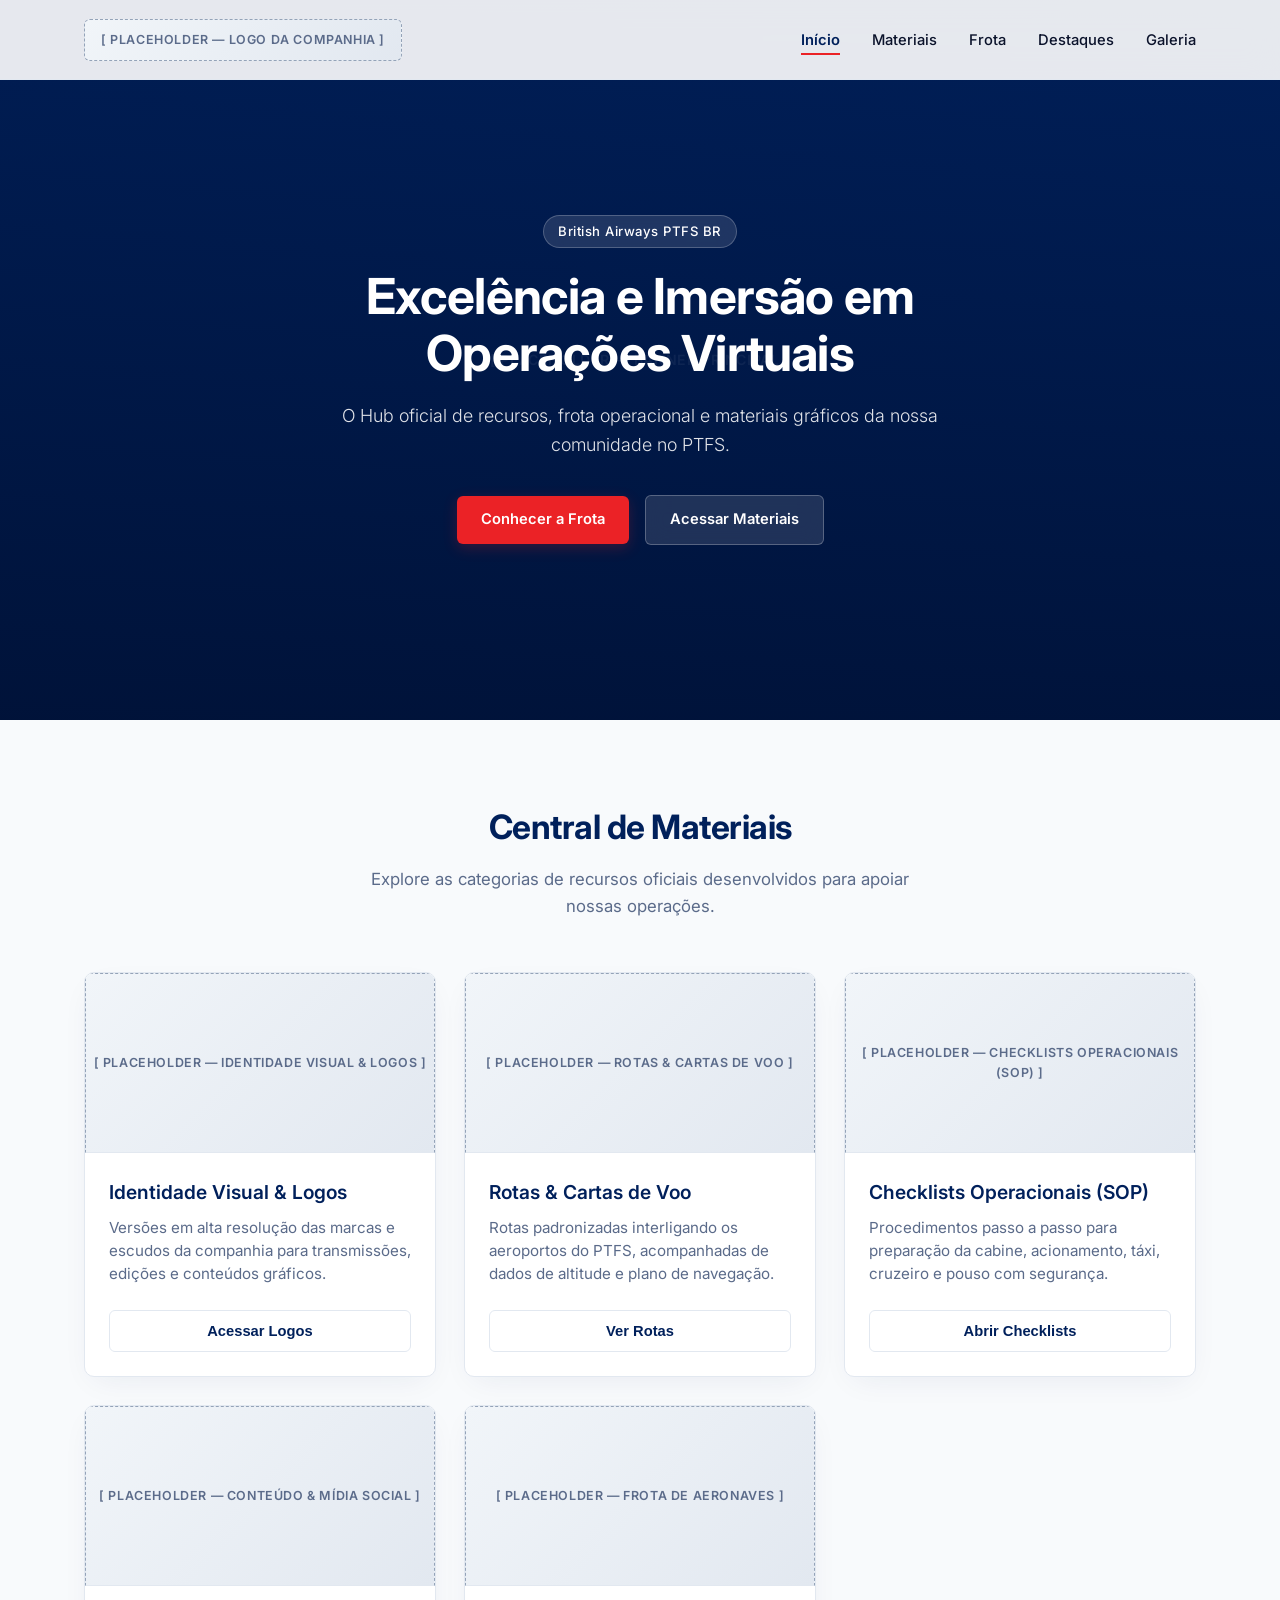
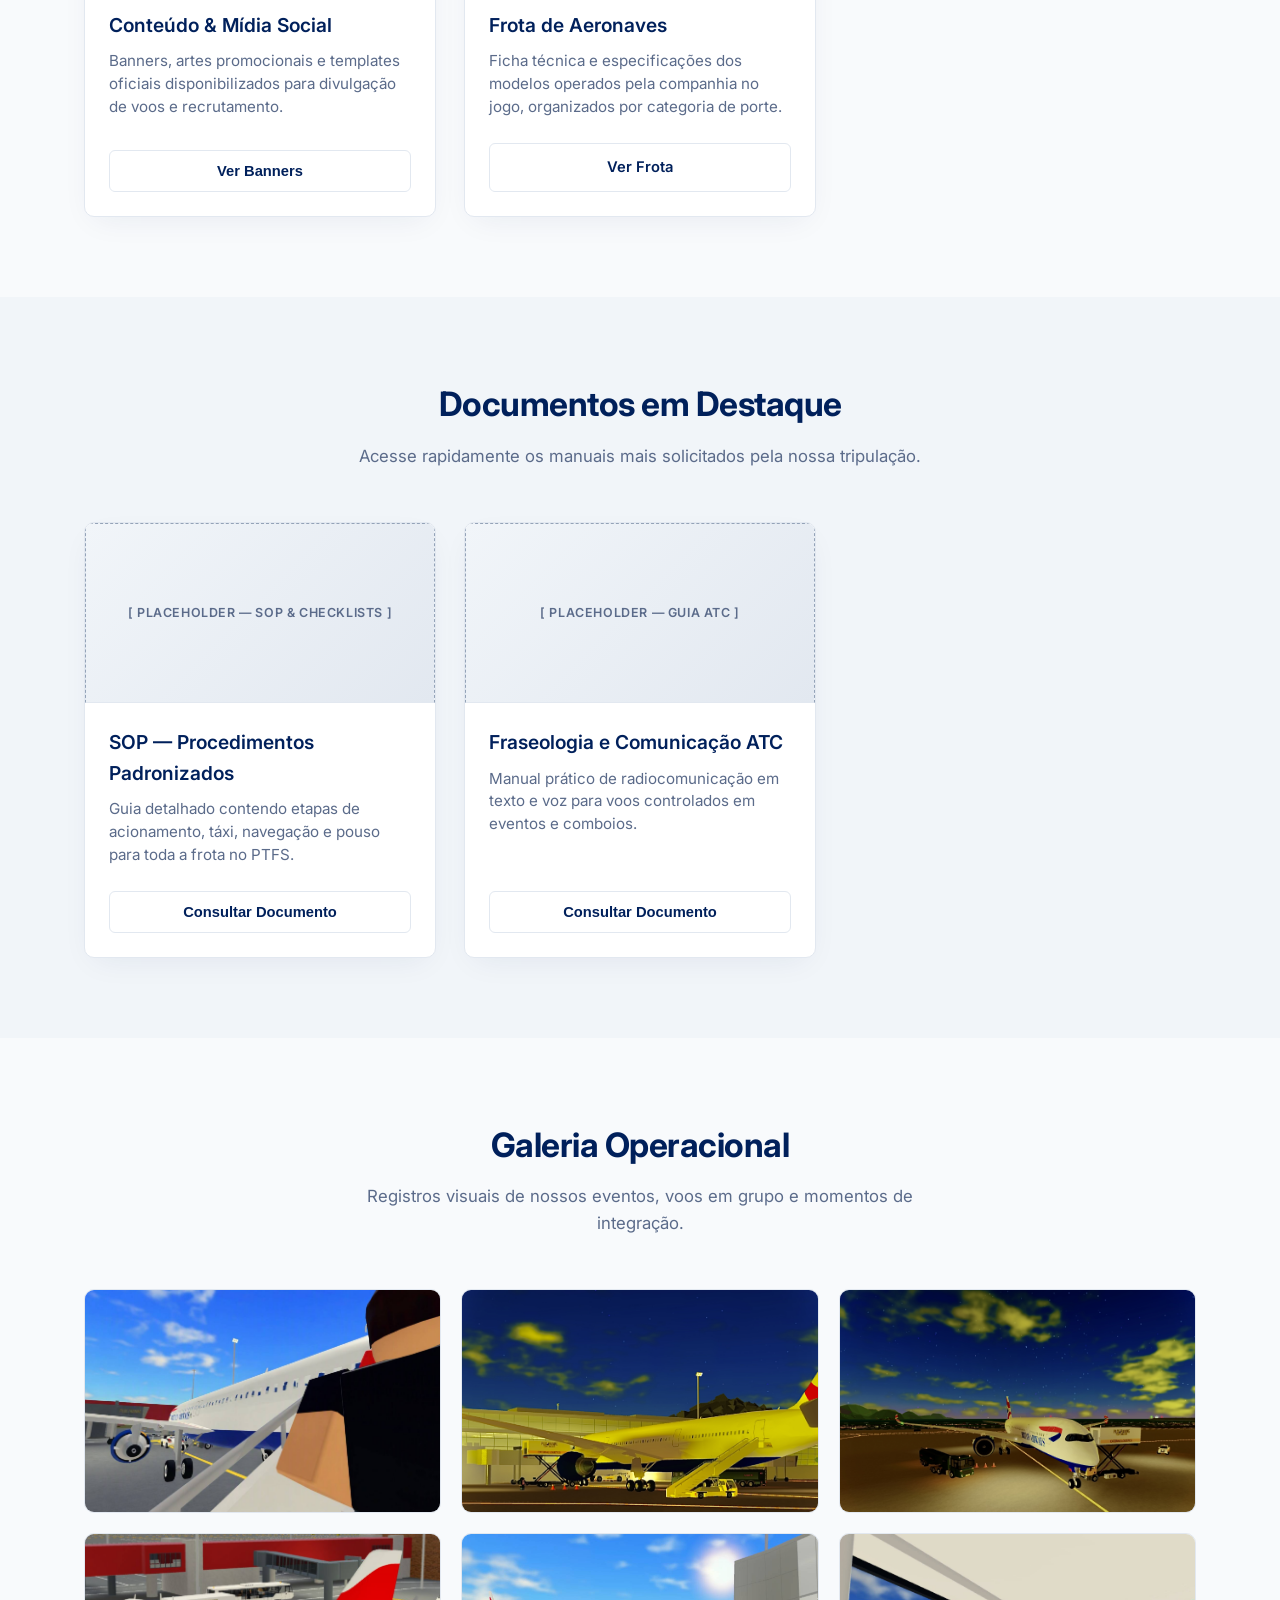
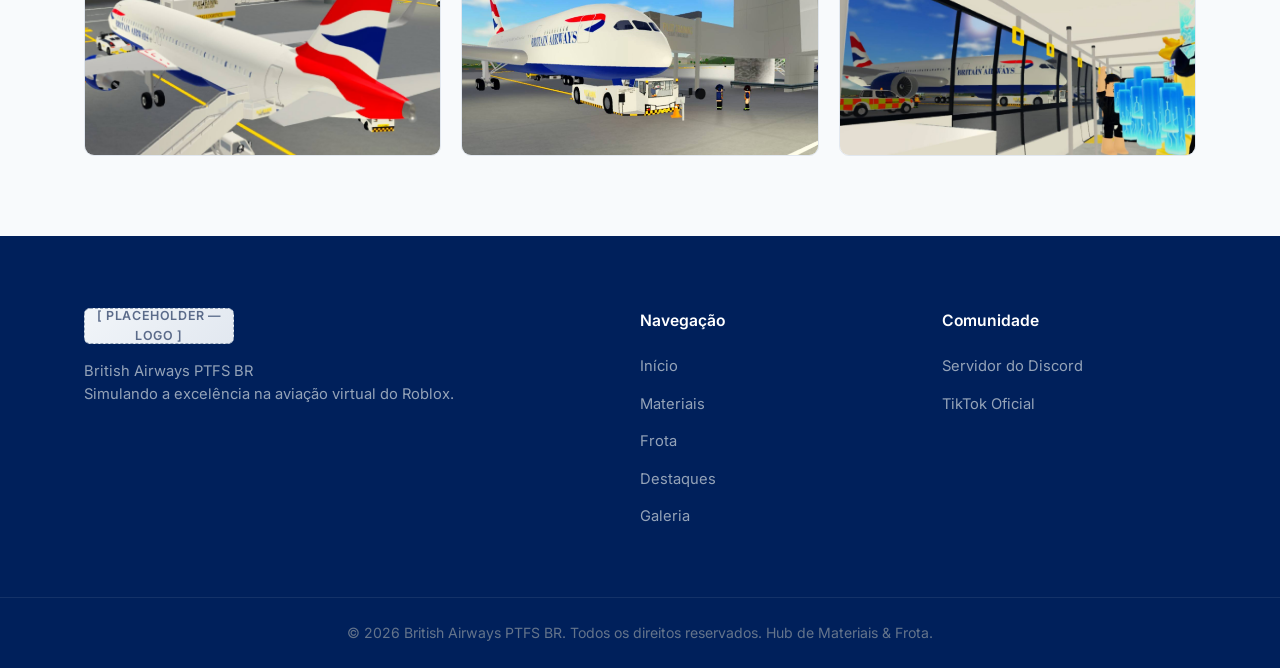
<file: index.html>
<!DOCTYPE html>
<html lang="pt-BR">
<head>
    <meta charset="UTF-8">
    <meta name="viewport" content="width=device-width, initial-scale=1.0, maximum-scale=5.0">
    <title>British Airways PTFS BR | Hub de Materiais</title>
    
    <!-- Fonte Inter -->
    <link rel="preconnect" href="https://fonts.googleapis.com">
    <link rel="preconnect" href="https://fonts.gstatic.com" crossorigin>
    <link href="https://fonts.googleapis.com/css2?family=Inter:wght@300;400;500;600;700&display=swap" rel="stylesheet">
    
    <!-- Estilos globais -->
    <link rel="stylesheet" href="css/style.css">
</head>
<body>

    <!-- Cabeçalho (Navegação Fixo) -->
    <header class="navbar" id="navbar">
        <div class="container nav-container">
            <a href="#inicio" class="logo-link" aria-label="Ir para o início">
                <div class="placeholder-logo">[ PLACEHOLDER — LOGO DA COMPANHIA ]</div>
            </a>
            
            <nav id="nav-menu" class="nav-menu">
                <ul>
                    <li><a href="#inicio" class="nav-link active">Início</a></li>
                    <li><a href="#materiais" class="nav-link">Materiais</a></li>
                    <li><a href="pages/fleet.html" class="nav-link btn-nav-anim">Frota</a></li>
                    <li><a href="#destaques" class="nav-link">Destaques</a></li>
                    <li><a href="#galeria" class="nav-link">Galeria</a></li>
                </ul>
            </nav>
            
            <button class="menu-toggle" id="menu-toggle" aria-label="Abrir menu de navegação">
                <span></span>
                <span></span>
                <span></span>
            </button>
        </div>
    </header>

    <!-- Seção Principal (Hero) -->
    <section id="inicio" class="hero">
        <div class="placeholder-hero-bg">[ PLACEHOLDER — BANNER PRINCIPAL ]</div>
        <div class="hero-overlay"></div>
        <div class="container hero-content reveal">
            <span class="hero-badge">British Airways PTFS BR</span>
            <h1>Excelência e Imersão em Operações Virtuais</h1>
            <p>O Hub oficial de recursos, frota operacional e materiais gráficos da nossa comunidade no PTFS.</p>
            <div class="hero-actions">
                <a href="pages/fleet.html" class="btn-primary btn-nav-anim">Conhecer a Frota</a>
                <a href="#materiais" class="btn-secondary btn-hero">Acessar Materiais</a>
            </div>
        </div>
    </section>

    <!-- Seção de Materiais -->
    <section id="materiais" class="section">
        <div class="container">
            <div class="section-header reveal">
                <h2>Central de Materiais</h2>
                <p>Explore as categorias de recursos oficiais desenvolvidos para apoiar nossas operações.</p>
            </div>
            
            <!-- Cards injetados via js/script.js -->
            <div class="grid-cards" id="materials-grid"></div>
        </div>
    </section>

    <!-- Seção de Destaques -->
    <section id="destaques" class="section bg-light">
        <div class="container">
            <div class="section-header reveal">
                <h2>Documentos em Destaque</h2>
                <p>Acesse rapidamente os manuais mais solicitados pela nossa tripulação.</p>
            </div>
            
            <div class="grid-cards highlights-grid">
                <!-- Destaque 1 -->
                <div class="card highlight-card reveal">
                    <div class="placeholder-card-img">[ PLACEHOLDER — SOP & CHECKLISTS ]</div>
                    <div class="card-body">
                        <h3>SOP — Procedimentos Padronizados</h3>
                        <p>Guia detalhado contendo etapas de acionamento, táxi, navegação e pouso para toda a frota no PTFS.</p>
                        <button type="button" class="btn-secondary btn-toast">Consultar Documento</button>
                    </div>
                </div>
                
                <!-- Destaque 2 -->
                <div class="card highlight-card reveal">
                    <div class="placeholder-card-img">[ PLACEHOLDER — GUIA ATC ]</div>
                    <div class="card-body">
                        <h3>Fraseologia e Comunicação ATC</h3>
                        <p>Manual prático de radiocomunicação em texto e voz para voos controlados em eventos e comboios.</p>
                        <button type="button" class="btn-secondary btn-toast">Consultar Documento</button>
                    </div>
                </div>
            </div>
        </div>
    </section>

    <!-- Seção de Galeria -->
    <section id="galeria" class="section">
        <div class="container">
            <div class="section-header reveal">
                <h2>Galeria Operacional</h2>
                <p>Registros visuais de nossos eventos, voos em grupo e momentos de integração.</p>
            </div>
            
            <div class="gallery-grid">
                <img src="assets/img/galeria-01.jpg" alt="Registro Operacional 1" class="gallery-img reveal">
                <img src="assets/img/galeria-02.jpg" alt="Registro Operacional 2" class="gallery-img reveal">
                <img src="assets/img/galeria-03.jpg" alt="Registro Operacional 3" class="gallery-img reveal">
                <img src="assets/img/galeria-04.jpg" alt="Registro Operacional 4" class="gallery-img reveal">
                <img src="assets/img/galeria-05.jpg" alt="Registro Operacional 5" class="gallery-img reveal">
                <img src="assets/img/galeria-06.jpg" alt="Registro Operacional 6" class="gallery-img reveal">
            </div>
        </div>
    </section>

    <!-- Rodapé -->
    <footer class="footer">
        <div class="container footer-grid">
            <div class="footer-brand">
                <div class="placeholder-logo-small">[ PLACEHOLDER — LOGO ]</div>
                <p>British Airways PTFS BR<br>Simulando a excelência na aviação virtual do Roblox.</p>
            </div>
            
            <div class="footer-links">
                <h4>Navegação</h4>
                <ul>
                    <li><a href="#inicio">Início</a></li>
                    <li><a href="#materiais">Materiais</a></li>
                    <li><a href="pages/fleet.html" class="btn-nav-anim">Frota</a></li>
                    <li><a href="#destaques">Destaques</a></li>
                    <li><a href="#galeria">Galeria</a></li>
                </ul>
            </div>
            
            <div class="footer-social">
                <h4>Comunidade</h4>
                <ul>
                    <li><a href="https://discord.gg/84JDVBz6Fz" target="_blank" rel="noopener noreferrer">Servidor do Discord</a></li>
                    <li><a href="https://www.tiktok.com/@british.airways.brptfs?_r=1&_t=ZS-9A9cebvQNyE" target="_blank" rel="noopener noreferrer">TikTok Oficial</a></li>
                </ul>
            </div>
        </div>
        
        <div class="footer-bottom">
            <div class="container">
                <p>&copy; 2026 British Airways PTFS BR. Todos os direitos reservados. Hub de Materiais & Frota.</p>
            </div>
        </div>
    </footer>

    <!-- Botão Voltar ao Topo -->
    <button type="button" class="back-to-top" id="back-to-top" aria-label="Voltar ao topo">&#8593;</button>

    <!-- Lógica de interação -->
    <script type="module" src="js/script.js"></script>
</body>
</html>
</file>
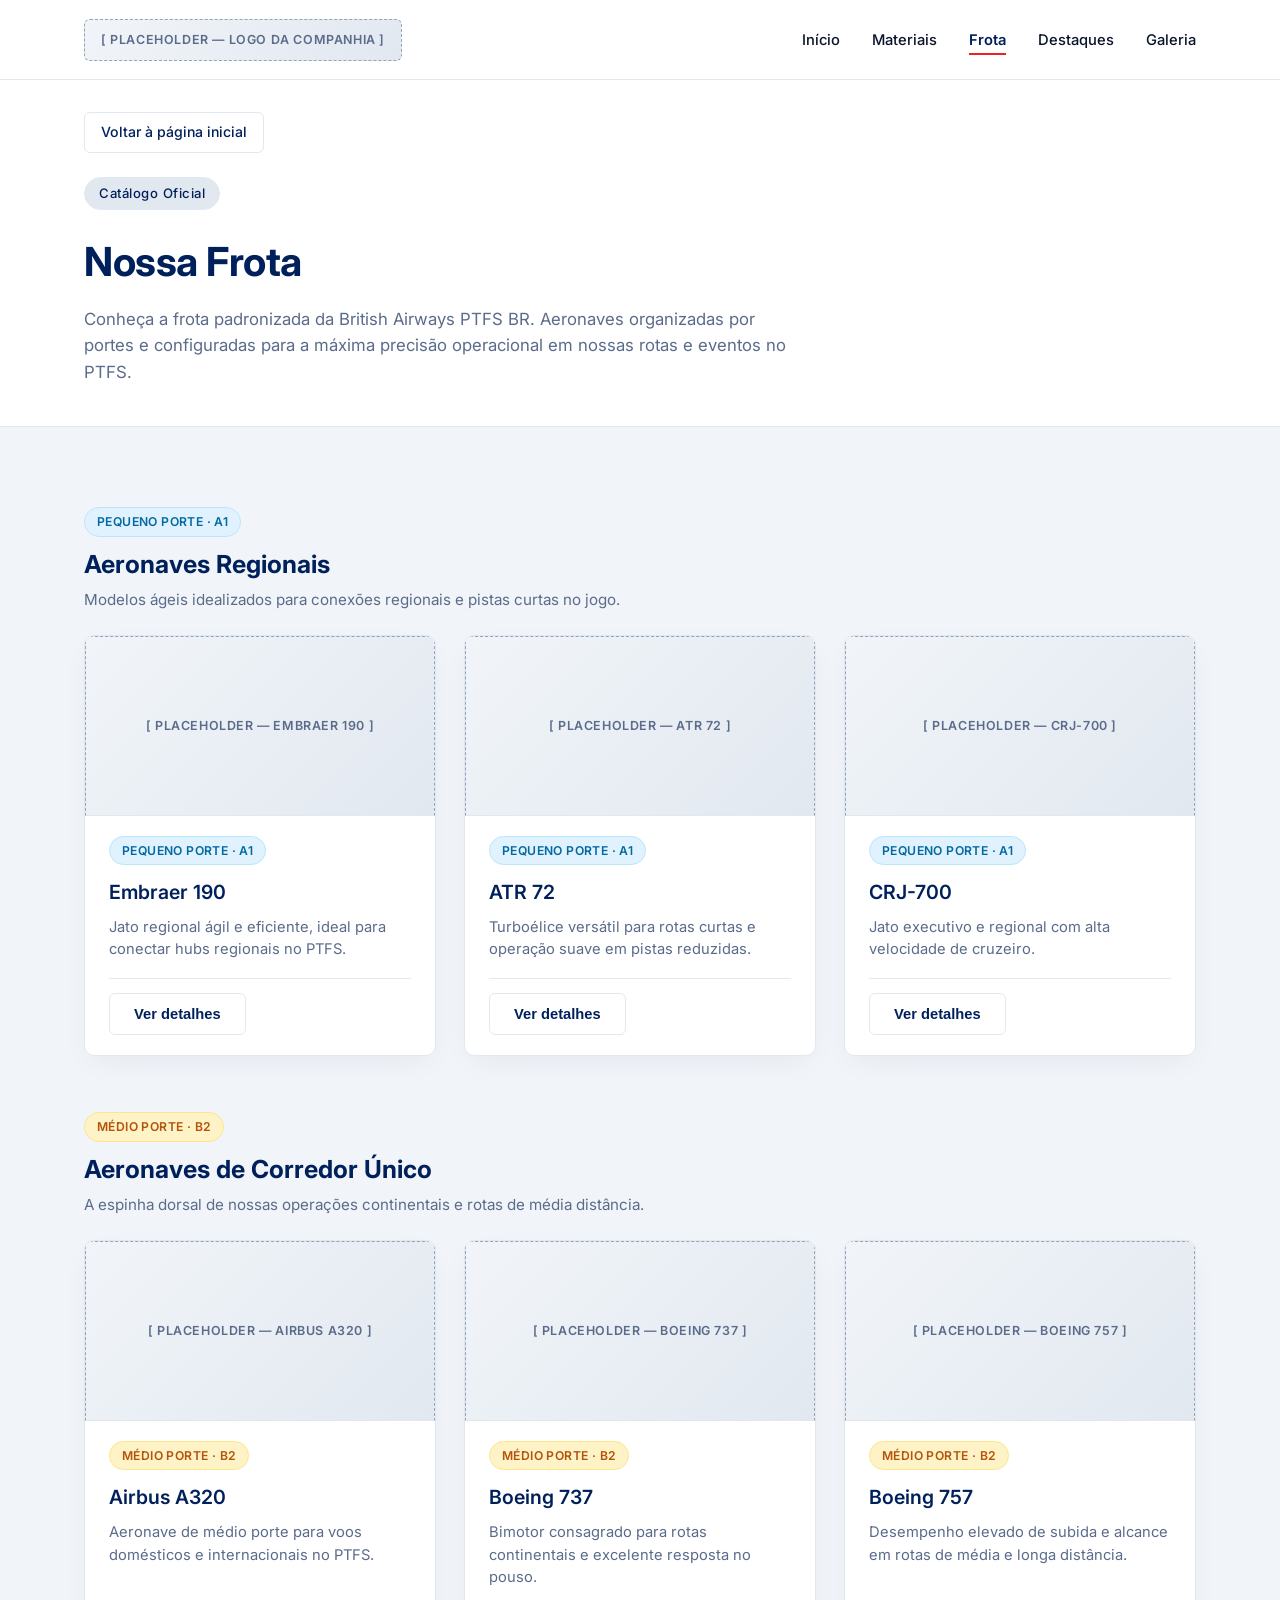
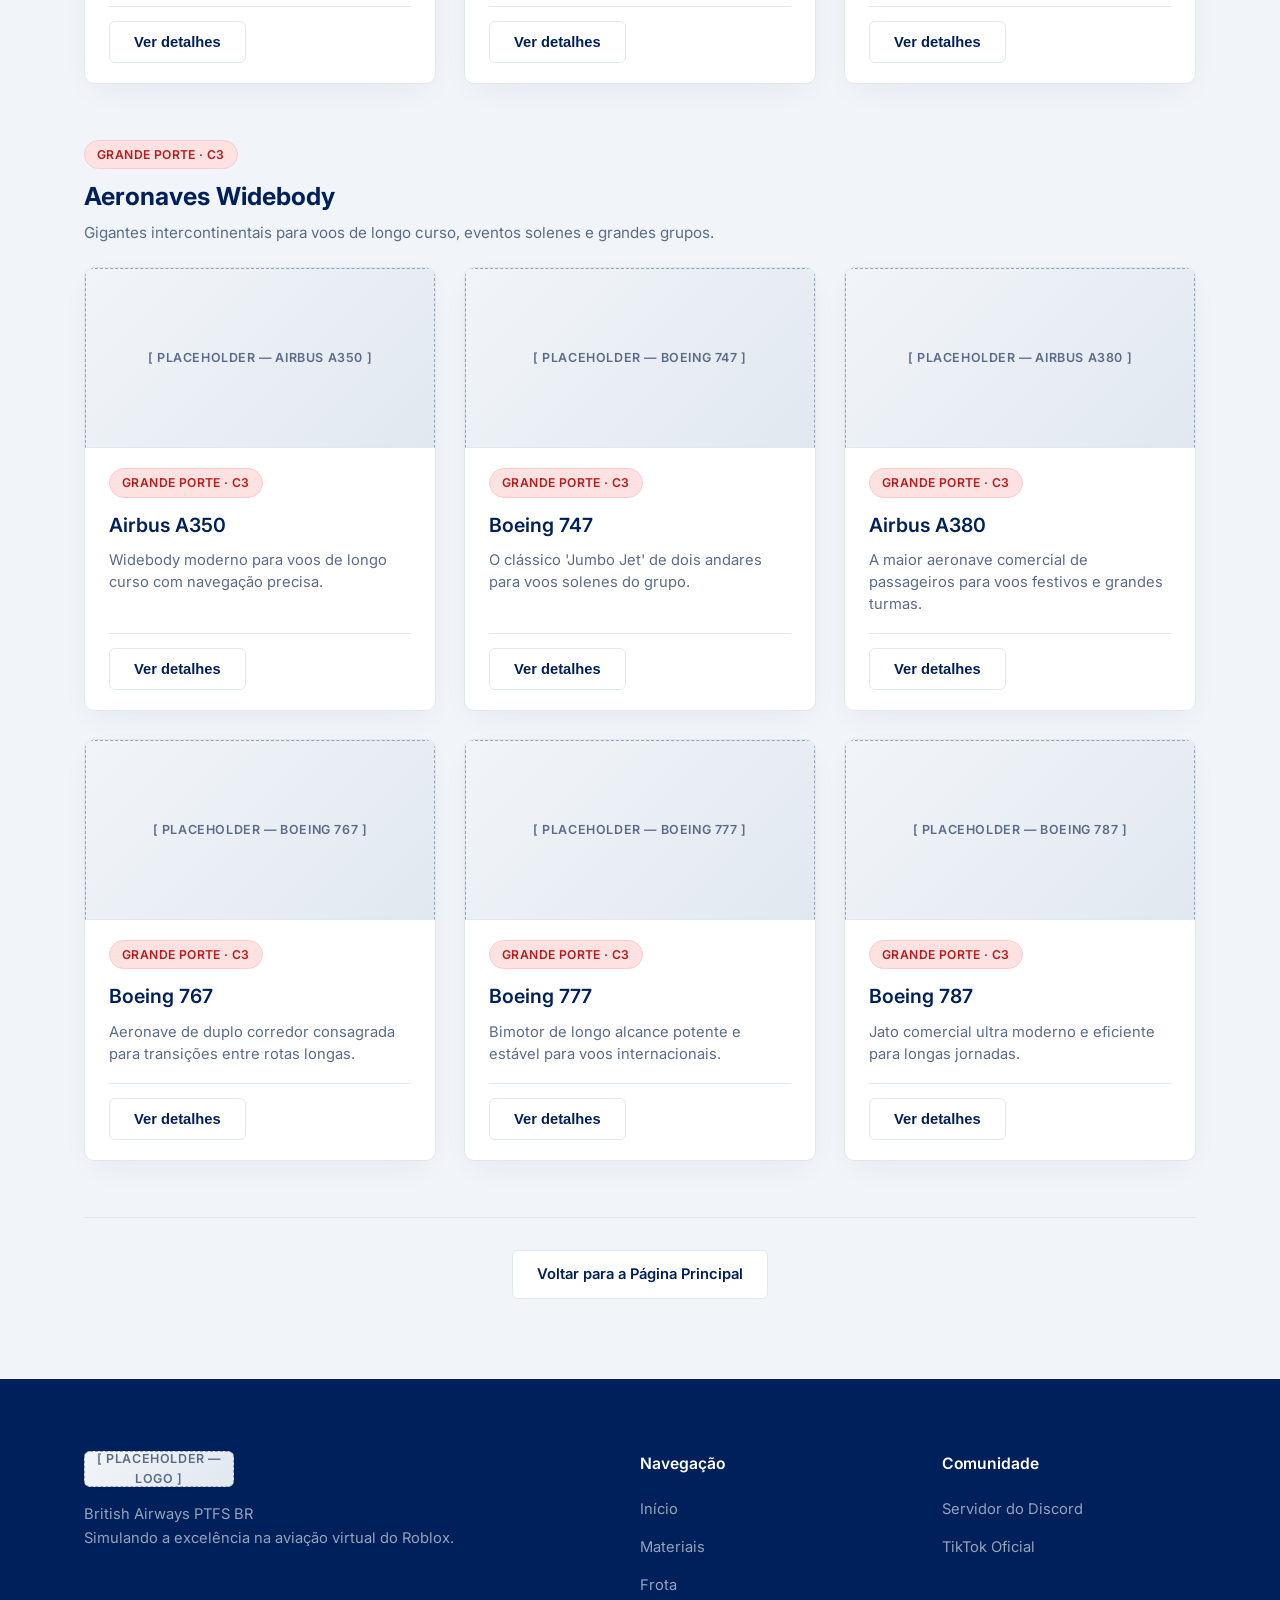
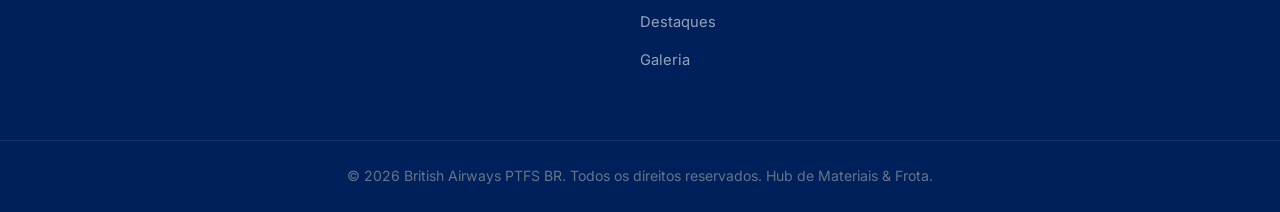
<file: pages/fleet.html>
<!DOCTYPE html>
<html lang="pt-BR">
<head>
    <meta charset="UTF-8">
    <meta name="viewport" content="width=device-width, initial-scale=1.0, maximum-scale=5.0">
    <title>Frota Operacional | British Airways PTFS BR</title>
    
    <!-- Fonte Inter -->
    <link rel="preconnect" href="https://fonts.googleapis.com">
    <link rel="preconnect" href="https://fonts.gstatic.com" crossorigin>
    <link href="https://fonts.googleapis.com/css2?family=Inter:wght@300;400;500;600;700&display=swap" rel="stylesheet">
    
    <!-- Estilos globais -->
    <link rel="stylesheet" href="../css/style.css">
</head>
<body>

    <!-- Cabeçalho (Navegação Fixo) -->
    <header class="navbar" id="navbar">
        <div class="container nav-container">
            <a href="../index.html" class="logo-link btn-nav-anim" aria-label="Ir para a página inicial">
                <div class="placeholder-logo">[ PLACEHOLDER — LOGO DA COMPANHIA ]</div>
            </a>
            
            <nav id="nav-menu" class="nav-menu">
                <ul>
                    <li><a href="../index.html#inicio" class="nav-link btn-nav-anim">Início</a></li>
                    <li><a href="../index.html#materiais" class="nav-link btn-nav-anim">Materiais</a></li>
                    <li><a href="fleet.html" class="nav-link active">Frota</a></li>
                    <li><a href="../index.html#destaques" class="nav-link btn-nav-anim">Destaques</a></li>
                    <li><a href="../index.html#galeria" class="nav-link btn-nav-anim">Galeria</a></li>
                </ul>
            </nav>
            
            <button class="menu-toggle" id="menu-toggle" aria-label="Abrir menu de navegação">
                <span></span>
                <span></span>
                <span></span>
            </button>
        </div>
    </header>

    <!-- Banner de Cabeçalho da Página -->
    <section class="page-header">
        <div class="container page-header-wrapper">
            <a href="../index.html" class="btn-back btn-nav-anim">Voltar à página inicial</a>
            <div class="page-header-content reveal">
                <span class="hero-badge">Catálogo Oficial</span>
                <h1>Nossa Frota</h1>
                <p>Conheça a frota padronizada da British Airways PTFS BR. Aeronaves organizadas por portes e configuradas para a máxima precisão operacional em nossas rotas e eventos no PTFS.</p>
            </div>
        </div>
    </section>

    <!-- Seção da Frota por Categorias -->
    <section class="section bg-light">
        <div class="container">

            <!-- Categoria Pequeno Porte -->
            <div class="fleet-category reveal">
                <div class="category-header">
                    <span class="category-badge badge-small">Pequeno Porte · A1</span>
                    <h2>Aeronaves Regionais</h2>
                    <p>Modelos ágeis idealizados para conexões regionais e pistas curtas no jogo.</p>
                </div>
                <div class="grid-cards fleet-grid" id="fleet-pequeno"></div>
            </div>

            <!-- Categoria Médio Porte -->
            <div class="fleet-category reveal">
                <div class="category-header">
                    <span class="category-badge badge-medium">Médio Porte · B2</span>
                    <h2>Aeronaves de Corredor Único</h2>
                    <p>A espinha dorsal de nossas operações continentais e rotas de média distância.</p>
                </div>
                <div class="grid-cards fleet-grid" id="fleet-medio"></div>
            </div>

            <!-- Categoria Grande Porte -->
            <div class="fleet-category reveal">
                <div class="category-header">
                    <span class="category-badge badge-large">Grande Porte · C3</span>
                    <h2>Aeronaves Widebody</h2>
                    <p>Gigantes intercontinentais para voos de longo curso, eventos solenes e grandes grupos.</p>
                </div>
                <div class="grid-cards fleet-grid" id="fleet-grande"></div>
            </div>

            <!-- Botão de Retorno no Fim da Página -->
            <div class="bottom-return-container reveal">
                <a href="../index.html" class="btn-secondary btn-nav-anim">Voltar para a Página Principal</a>
            </div>

        </div>
    </section>

    <!-- Rodapé -->
    <footer class="footer">
        <div class="container footer-grid">
            <div class="footer-brand">
                <div class="placeholder-logo-small">[ PLACEHOLDER — LOGO ]</div>
                <p>British Airways PTFS BR<br>Simulando a excelência na aviação virtual do Roblox.</p>
            </div>
            
            <div class="footer-links">
                <h4>Navegação</h4>
                <ul>
                    <li><a href="../index.html#inicio" class="btn-nav-anim">Início</a></li>
                    <li><a href="../index.html#materiais" class="btn-nav-anim">Materiais</a></li>
                    <li><a href="fleet.html">Frota</a></li>
                    <li><a href="../index.html#destaques" class="btn-nav-anim">Destaques</a></li>
                    <li><a href="../index.html#galeria" class="btn-nav-anim">Galeria</a></li>
                </ul>
            </div>
            
            <div class="footer-social">
                <h4>Comunidade</h4>
                <ul>
                    <li><a href="https://discord.gg/84JDVBz6Fz" target="_blank" rel="noopener noreferrer">Servidor do Discord</a></li>
                    <li><a href="https://www.tiktok.com/@british.airways.brptfs?_r=1&_t=ZS-9A9cebvQNyE" target="_blank" rel="noopener noreferrer">TikTok Oficial</a></li>
                </ul>
            </div>
        </div>
        
        <div class="footer-bottom">
            <div class="container">
                <p>&copy; 2026 British Airways PTFS BR. Todos os direitos reservados. Hub de Materiais & Frota.</p>
            </div>
        </div>
    </footer>

    <!-- Botão Voltar ao Topo -->
    <button type="button" class="back-to-top" id="back-to-top" aria-label="Voltar ao topo">&#8593;</button>

    <!-- Modal para Detalhes da Aeronave -->
    <div class="modal-overlay" id="fleet-modal" aria-hidden="true">
        <div class="modal-card">
            <button type="button" class="modal-close" id="modal-close" aria-label="Fechar modal">&times;</button>
            <div class="modal-header">
                <div class="placeholder-modal-img" id="modal-img-placeholder">[ PLACEHOLDER ]</div>
            </div>
            <div class="modal-body">
                <span class="category-badge" id="modal-badge">Porte</span>
                <h3 id="modal-title">Nome da Aeronave</h3>
                <p id="modal-desc">Descrição curta...</p>
                <div class="modal-extra">
                    <h4>Operação no PTFS</h4>
                    <p id="modal-details">Detalhes adicionais...</p>
                </div>
                <button type="button" class="btn-primary btn-modal-close" id="modal-btn-close">Fechar</button>
            </div>
        </div>
    </div>

    <!-- Lógica de interação -->
    <script type="module" src="../js/script.js"></script>
</body>
</html>
</file>
<file: css/style.css>
/* =========================================================================
   VARIÁVEIS DE IDENTIDADE VISUAL — INSPIRAÇÃO BRITISH AIRWAYS
   ========================================================================= */
:root {
    --primary-color: #00205B;      /* Azul Marinho Britânico Profundo */
    --primary-dark: #001238;       /* Azul marinho escuro refinado */
    --accent-color: #EB2226;       /* Carmim de Destaque */
    --accent-hover: #C51317;       /* Carmim escuro para hover */
    --background-color: #F8FAFC;  /* Fundo ultra-clean neutro */
    --surface-color: #FFFFFF;     /* Branco puro para cards */
    --text-main: #0B132B;         /* Texto principal com alto contraste */
    --text-muted: #5B6B8A;       /* Texto secundário azulado */
    --border-color: #E2E8F0;     /* Bordas sutis */
    --border-hover: #CBD5E1;      /* Borda ao focar */
    
    --radius-sm: 6px;
    --radius-md: 10px;
    --radius-lg: 16px;
    
    --shadow-subtle: 0 2px 10px rgba(0, 32, 91, 0.04);
    --shadow-card: 0 10px 30px -10px rgba(0, 32, 91, 0.08);
    --shadow-hover: 0 18px 36px -12px rgba(0, 32, 91, 0.15);
    
    --transition: all 0.28s cubic-bezier(0.16, 1, 0.3, 1);
    
    --header-height: 80px;
}

/* =========================================================================
   RESET, BASE & TRANSIÇÕES DE PÁGINA
   ========================================================================= */
* {
    margin: 0;
    padding: 0;
    box-sizing: border-box;
}

html {
    scroll-behavior: smooth;
    overflow-x: hidden;
}

body {
    font-family: 'Inter', -apple-system, BlinkMacSystemFont, sans-serif;
    background-color: var(--background-color);
    color: var(--text-main);
    line-height: 1.6;
    -webkit-font-smoothing: antialiased;
    overflow-x: hidden;
    opacity: 0;
    transition: opacity 0.35s ease;
}

body.page-loaded {
    opacity: 1;
}

body.page-exit {
    opacity: 0;
}

a {
    text-decoration: none;
    color: inherit;
}

ul {
    list-style: none;
}

.container {
    width: 100%;
    max-width: 1160px;
    margin: 0 auto;
    padding: 0 24px;
}

/* =========================================================================
   PLACEHOLDERS & IMAGENS DA GALERIA
   ========================================================================= */
.placeholder-logo,
.placeholder-logo-small,
.placeholder-hero-bg,
.placeholder-card-img,
.placeholder-gallery,
.placeholder-modal-img {
    background: linear-gradient(135deg, #F1F5F9 0%, #E2E8F0 100%);
    border: 1px dashed #94A3B8;
    display: flex;
    align-items: center;
    justify-content: center;
    text-align: center;
    color: var(--text-muted);
    font-size: 0.78rem;
    font-weight: 600;
    letter-spacing: 0.6px;
    text-transform: uppercase;
    user-select: none;
    transition: var(--transition);
}

.placeholder-logo {
    height: 42px;
    padding: 0 16px;
    border-radius: var(--radius-sm);
}

.placeholder-logo-small {
    height: 36px;
    width: 150px;
    border-radius: var(--radius-sm);
}

.placeholder-hero-bg {
    position: absolute;
    top: 0; left: 0; right: 0; bottom: 0;
    border-radius: 0;
    border: none;
    background: linear-gradient(135deg, #001238 0%, #00205B 100%);
    color: rgba(255, 255, 255, 0.35);
    font-size: 0.88rem;
    z-index: 1;
}

.placeholder-card-img {
    height: 180px;
    width: 100%;
    border-bottom: 1px solid var(--border-color);
}

.placeholder-gallery {
    width: 100%;
    aspect-ratio: 16 / 10;
    border-radius: var(--radius-md);
    border: 1px solid var(--border-color);
}

.placeholder-gallery:hover {
    border-color: var(--border-hover);
    transform: scale(1.02);
}

.gallery-img {
    width: 100%;
    aspect-ratio: 16 / 10;
    object-fit: cover;
    border-radius: var(--radius-md);
    border: 1px solid var(--border-color);
    transition: var(--transition);
    display: block;
}

.gallery-img:hover {
    border-color: var(--border-hover);
    transform: scale(1.02);
}

.placeholder-modal-img {
    height: 200px;
    width: 100%;
    border-radius: var(--radius-md) var(--radius-md) 0 0;
}

/* =========================================================================
   BOTÕES & PROGRESSO
   ========================================================================= */
.btn-primary, .btn-secondary, .btn-back {
    position: relative;
    display: inline-flex;
    align-items: center;
    justify-content: center;
    padding: 12px 24px;
    border-radius: var(--radius-sm);
    font-weight: 600;
    font-size: 0.92rem;
    cursor: pointer;
    transition: var(--transition);
    border: none;
    overflow: hidden;
    isolation: isolate;
}

.btn-primary {
    background-color: var(--accent-color);
    color: #FFFFFF;
    box-shadow: 0 4px 14px rgba(235, 34, 38, 0.22);
}

.btn-primary:hover {
    background-color: var(--accent-hover);
    transform: translateY(-2px);
    box-shadow: 0 6px 18px rgba(235, 34, 38, 0.32);
}

.btn-secondary {
    background-color: var(--surface-color);
    color: var(--primary-color);
    border: 1.5px solid var(--border-color);
}

.btn-secondary:hover {
    border-color: var(--primary-color);
    background-color: var(--primary-color);
    color: #FFFFFF;
    transform: translateY(-2px);
}

.btn-hero {
    background-color: rgba(255, 255, 255, 0.12);
    color: #FFFFFF;
    border: 1px solid rgba(255, 255, 255, 0.25);
    backdrop-filter: blur(10px);
}

.btn-hero:hover {
    background-color: #FFFFFF;
    color: var(--primary-color);
    border-color: #FFFFFF;
}

.btn-back {
    background-color: transparent;
    color: var(--primary-color);
    border: 1px solid var(--border-color);
    padding: 8px 16px;
    font-size: 0.88rem;
    font-weight: 500;
    margin-bottom: 24px;
}

.btn-back:hover {
    background-color: var(--primary-color);
    color: #FFFFFF;
    border-color: var(--primary-color);
}

.btn-progress-bar {
    position: absolute;
    bottom: 0;
    left: 0;
    width: 0%;
    height: 3px;
    background-color: var(--accent-color);
    transition: width 0.32s cubic-bezier(0.16, 1, 0.3, 1);
    z-index: 10;
}

.btn-primary .btn-progress-bar {
    background-color: #FFFFFF;
}

.btn-nav-anim.btn-loading .btn-progress-bar {
    width: 100%;
}

.btn-nav-anim.btn-loading {
    opacity: 0.9;
    transform: scale(0.98);
}

/* =========================================================================
   CABEÇALHO
   ========================================================================= */
.navbar {
    position: fixed;
    top: 0;
    left: 0;
    width: 100%;
    background-color: rgba(255, 255, 255, 0.9);
    backdrop-filter: blur(16px);
    -webkit-backdrop-filter: blur(16px);
    border-bottom: 1px solid var(--border-color);
    z-index: 1000;
    min-height: var(--header-height);
    display: flex;
    align-items: center;
    transition: var(--transition);
}

.navbar.scrolled {
    min-height: 64px;
    background-color: rgba(255, 255, 255, 0.98);
    box-shadow: var(--shadow-subtle);
}

.nav-container {
    display: flex;
    justify-content: space-between;
    align-items: center;
}

.nav-menu ul {
    display: flex;
    gap: 32px;
}

.nav-link {
    font-weight: 500;
    font-size: 0.92rem;
    color: var(--text-main);
    position: relative;
    padding: 4px 0;
    transition: var(--transition);
}

.nav-link::after {
    content: '';
    position: absolute;
    bottom: -2px;
    left: 0;
    width: 0;
    height: 2px;
    background-color: var(--accent-color);
    transition: var(--transition);
}

.nav-link:hover,
.nav-link.active {
    color: var(--primary-color);
    font-weight: 600;
}

.nav-link:hover::after,
.nav-link.active::after {
    width: 100%;
}

.menu-toggle {
    display: none;
    flex-direction: column;
    justify-content: space-between;
    width: 26px;
    height: 18px;
    background: transparent;
    border: none;
    cursor: pointer;
    z-index: 1001;
}

.menu-toggle span {
    width: 100%;
    height: 2px;
    background-color: var(--primary-color);
    border-radius: 2px;
    transition: var(--transition);
}

.menu-toggle.active span:nth-child(1) {
    transform: translateY(8px) rotate(45deg);
}

.menu-toggle.active span:nth-child(2) {
    opacity: 0;
}

.menu-toggle.active span:nth-child(3) {
    transform: translateY(-8px) rotate(-45deg);
}

/* =========================================================================
   HERO & PAGE HEADER
   ========================================================================= */
.hero {
    position: relative;
    min-height: 80vh;
    display: flex;
    align-items: center;
    justify-content: center;
    text-align: center;
    padding: calc(var(--header-height) + 40px) 0 80px 0;
    overflow: hidden;
}

.hero-overlay {
    position: absolute;
    top: 0; left: 0; right: 0; bottom: 0;
    background: linear-gradient(180deg, rgba(0, 32, 91, 0.8) 0%, rgba(0, 18, 56, 0.9) 100%);
    z-index: 2;
}

.hero-content {
    position: relative;
    z-index: 3;
    color: #FFFFFF;
    max-width: 760px;
}

.hero-badge {
    display: inline-block;
    padding: 5px 14px;
    background: rgba(255, 255, 255, 0.12);
    border: 1px solid rgba(255, 255, 255, 0.22);
    border-radius: 50px;
    font-size: 0.82rem;
    font-weight: 500;
    letter-spacing: 0.5px;
    margin-bottom: 20px;
    backdrop-filter: blur(8px);
}

.hero-content h1 {
    font-size: 3.1rem;
    font-weight: 700;
    line-height: 1.15;
    margin-bottom: 20px;
    letter-spacing: -0.8px;
}

.hero-content p {
    font-size: 1.12rem;
    font-weight: 300;
    color: rgba(255, 255, 255, 0.88);
    margin-bottom: 36px;
    max-width: 620px;
    margin-left: auto;
    margin-right: auto;
}

.hero-actions {
    display: flex;
    gap: 16px;
    justify-content: center;
    align-items: center;
}

.page-header {
    background-color: var(--surface-color);
    border-bottom: 1px solid var(--border-color);
    padding: calc(var(--header-height) + 32px) 0 40px 0; 
}

.page-header-wrapper {
    display: flex;
    flex-direction: column;
    align-items: flex-start;
}

.page-header-content {
    max-width: 720px;
}

.page-header-content .hero-badge {
    background: #E2E8F0;
    color: var(--primary-color);
    border: 1px solid var(--border-color);
}

.page-header h1 {
    font-size: 2.5rem;
    color: var(--primary-color);
    font-weight: 700;
    margin-bottom: 12px;
    letter-spacing: -0.5px;
}

.page-header p {
    font-size: 1.05rem;
    color: var(--text-muted);
}
/* =========================================================================
   ESTRUTURA DE SEÇÕES E CARDS
   ========================================================================= */
.section {
    padding: 80px 0;
}

.bg-light {
    background-color: #F1F5F9;
}

.section-header {
    text-align: center;
    margin-bottom: 52px;
    max-width: 580px;
    margin-left: auto;
    margin-right: auto;
}

.section-header h2 {
    font-size: 2.1rem;
    color: var(--primary-color);
    font-weight: 700;
    letter-spacing: -0.5px;
    margin-bottom: 12px;
}

.section-header p {
    color: var(--text-muted);
    font-size: 1.05rem;
}

.grid-cards {
    display: grid;
    grid-template-columns: repeat(auto-fill, minmax(310px, 1fr));
    gap: 28px;
}

.card {
    background-color: var(--surface-color);
    border-radius: var(--radius-md);
    overflow: hidden;
    border: 1px solid var(--border-color);
    box-shadow: var(--shadow-card);
    transition: var(--transition);
    display: flex;
    flex-direction: column;
}

.card:hover {
    transform: translateY(-5px);
    box-shadow: var(--shadow-hover);
    border-color: var(--border-hover);
}

.card-body {
    padding: 24px;
    display: flex;
    flex-direction: column;
    flex-grow: 1;
}

.card-body h3 {
    font-size: 1.2rem;
    color: var(--primary-color);
    font-weight: 600;
    margin-bottom: 10px;
}

.card-body p {
    color: var(--text-muted);
    font-size: 0.95rem;
    margin-bottom: 24px;
    line-height: 1.5;
    flex-grow: 1;
}

/* =========================================================================
   FROTA & CATEGORIAS
   ========================================================================= */
.fleet-category {
    margin-bottom: 56px;
}

.fleet-category:last-child {
    margin-bottom: 0;
}

.category-header {
    margin-bottom: 22px;
}

.category-header h2 {
    font-size: 1.55rem;
    color: var(--primary-color);
    font-weight: 700;
    margin-top: 8px;
    margin-bottom: 4px;
}

.category-header p {
    color: var(--text-muted);
    font-size: 0.95rem;
}

.category-badge {
    display: inline-block;
    padding: 4px 12px;
    border-radius: 50px;
    font-size: 0.76rem;
    font-weight: 600;
    letter-spacing: 0.4px;
    text-transform: uppercase;
    width: fit-content;
}

.badge-small {
    background-color: #E0F2FE;
    color: #0369A1;
    border: 1px solid #BAE6FD;
}

.badge-medium {
    background-color: #FEF3C7;
    color: #B45309;
    border: 1px solid #FDE68A;
}

.badge-large {
    background-color: #FEE2E2;
    color: #B91C1C;
    border: 1px solid #FECACA;
}

.fleet-card {
    cursor: pointer;
    position: relative;
}

.fleet-card .card-body {
    padding: 20px 24px;
}

.fleet-card .card-top {
    display: flex;
    justify-content: space-between;
    align-items: center;
    margin-bottom: 12px;
}

.fleet-card h3 {
    font-size: 1.22rem;
    color: var(--primary-color);
    margin-bottom: 8px;
}

.fleet-card p {
    font-size: 0.92rem;
    margin-bottom: 18px;
}

.fleet-card-footer {
    display: flex;
    align-items: center;
    justify-content: space-between;
    padding-top: 14px;
    border-top: 1px solid var(--border-color);
    margin-top: auto;
}

.bottom-return-container {
    text-align: center;
    margin-top: 48px;
    padding-top: 32px;
    border-top: 1px solid var(--border-color);
}

/* =========================================================================
   GALERIA HORIZONTAL
   ========================================================================= */
.gallery-grid {
    display: grid;
    grid-template-columns: repeat(auto-fill, minmax(300px, 1fr));
    gap: 20px;
}

/* =========================================================================
   RODAPÉ
   ========================================================================= */
.footer {
    background-color: var(--primary-color);
    color: #FFFFFF;
    padding-top: 72px;
}

.footer-grid {
    display: grid;
    grid-template-columns: 2fr 1fr 1fr;
    gap: 48px;
    padding-bottom: 56px;
}

.footer-brand p {
    margin-top: 16px;
    color: #94A3B8;
    font-size: 0.92rem;
    line-height: 1.6;
}

.footer-links h4, .footer-social h4 {
    font-size: 0.98rem;
    font-weight: 600;
    margin-bottom: 20px;
    color: #FFFFFF;
}

.footer ul li {
    margin-bottom: 12px;
}

.footer ul a {
    color: #94A3B8;
    font-size: 0.92rem;
    transition: var(--transition);
}

.footer ul a:hover {
    color: #FFFFFF;
}

.footer-bottom {
    border-top: 1px solid rgba(255, 255, 255, 0.08);
    padding: 24px 0;
    text-align: center;
    color: #64748B;
    font-size: 0.88rem;
}

/* =========================================================================
   TOAST, BACK-TO-TOP & MODAL
   ========================================================================= */
.toast-container {
    position: fixed;
    bottom: 24px;
    right: 24px;
    z-index: 2000;
    display: flex;
    flex-direction: column;
    gap: 12px;
}

.toast {
    background-color: var(--primary-dark);
    color: #FFFFFF;
    padding: 14px 20px;
    border-radius: var(--radius-sm);
    font-size: 0.88rem;
    font-weight: 500;
    box-shadow: 0 10px 25px rgba(0, 0, 0, 0.2);
    border-left: 4px solid var(--accent-color);
    opacity: 0;
    transform: translateY(20px);
    transition: var(--transition);
}

.toast.show {
    opacity: 1;
    transform: translateY(0);
}

.back-to-top {
    position: fixed;
    bottom: 24px;
    left: 24px;
    width: 42px;
    height: 42px;
    border-radius: 50%;
    background-color: var(--primary-color);
    color: #FFFFFF;
    border: none;
    font-size: 1.1rem;
    cursor: pointer;
    box-shadow: 0 4px 14px rgba(0, 32, 91, 0.25);
    opacity: 0;
    visibility: hidden;
    transform: translateY(10px);
    transition: var(--transition);
    z-index: 990;
    display: flex;
    align-items: center;
    justify-content: center;
}

.back-to-top.visible {
    opacity: 1;
    visibility: visible;
    transform: translateY(0);
}

.back-to-top:hover {
    background-color: var(--accent-color);
    transform: translateY(-3px);
}

.modal-overlay {
    position: fixed;
    top: 0; left: 0; right: 0; bottom: 0;
    width: 100vw;
    height: 100vh;
    background-color: rgba(0, 18, 56, 0.78);
    backdrop-filter: blur(12px);
    -webkit-backdrop-filter: blur(12px);
    z-index: 3000;
    display: flex;
    align-items: center;
    justify-content: center;
    padding: 20px;
    opacity: 0;
    visibility: hidden;
    pointer-events: none;
    transition: opacity 0.3s ease, visibility 0.3s ease;
}

.modal-overlay.active {
    opacity: 1;
    visibility: visible;
    pointer-events: auto;
}

.modal-card {
    background-color: #FFFFFF;
    color: var(--text-main);
    border-radius: var(--radius-lg);
    max-width: 540px;
    width: 100%;
    max-height: 85vh;
    overflow-y: auto;
    position: relative;
    z-index: 3001;
    box-shadow: 0 25px 50px -12px rgba(0, 0, 0, 0.35);
    border: 1px solid var(--border-color);
    transform: scale(0.92) translateY(16px);
    opacity: 0;
    visibility: hidden;
    transition: transform 0.3s cubic-bezier(0.16, 1, 0.3, 1), opacity 0.3s ease, visibility 0.3s ease;
    isolation: isolate;
}

.modal-overlay.active .modal-card {
    transform: scale(1) translateY(0);
    opacity: 1;
    visibility: visible;
}

.modal-close {
    position: absolute;
    top: 16px;
    right: 16px;
    width: 32px;
    height: 32px;
    border-radius: 50%;
    background-color: rgba(241, 245, 249, 0.9);
    border: none;
    font-size: 1.3rem;
    line-height: 1;
    color: var(--text-main);
    cursor: pointer;
    z-index: 10;
    display: flex;
    align-items: center;
    justify-content: center;
    transition: var(--transition);
}

.modal-close:hover {
    background-color: var(--accent-color);
    color: #FFFFFF;
}

.modal-body {
    padding: 28px;
}

.modal-body h3 {
    font-size: 1.5rem;
    color: var(--primary-color);
    margin-top: 12px;
    margin-bottom: 8px;
}

.modal-body p {
    color: var(--text-muted);
    font-size: 0.95rem;
    line-height: 1.6;
}

.modal-extra {
    margin-top: 20px;
    padding: 16px;
    background-color: #F8FAFC;
    border-radius: var(--radius-sm);
    border-left: 3px solid var(--primary-color);
}

.modal-extra h4 {
    font-size: 0.85rem;
    text-transform: uppercase;
    letter-spacing: 0.5px;
    color: var(--primary-color);
    margin-bottom: 6px;
}

.modal-extra p {
    font-size: 0.9rem;
    color: var(--text-main);
}

.btn-modal-close {
    margin-top: 24px;
    width: 100%;
}

.reveal {
    opacity: 0;
    transform: translateY(20px);
    transition: opacity 0.7s cubic-bezier(0.16, 1, 0.3, 1), transform 0.7s cubic-bezier(0.16, 1, 0.3, 1);
}

.reveal.active {
    opacity: 1;
    transform: translateY(0);
}

/* =========================================================================
   ACESSIBILIDADE & RESPONSIVIDADE
   ========================================================================= */
@media (prefers-reduced-motion: reduce) {
    body, .reveal, .card, .btn-primary, .btn-secondary, .btn-progress-bar, .modal-card {
        transition: none !important;
        animation: none !important;
        transform: none !important;
        opacity: 1 !important;
    }
}

@media (max-width: 900px) {
    .hero-content h1 {
        font-size: 2.4rem;
    }
    
    .footer-grid {
        grid-template-columns: 1fr;
        gap: 36px;
    }
}

@media (max-width: 768px) {
    .menu-toggle {
        display: flex;
    }

    .nav-menu {
        position: fixed;
        top: 0;
        right: -100vw;
        width: 100%;
        max-width: 320px;
        height: 100vh;
        background-color: var(--surface-color);
        box-shadow: -10px 0 30px rgba(0, 0, 0, 0.15);
        padding: calc(var(--header-height) + 20px) 32px 40px 32px;
        transition: right 0.35s cubic-bezier(0.16, 1, 0.3, 1);
        z-index: 999;
    }

    .nav-menu.active {
        right: 0;
    }

    .nav-menu ul {
        flex-direction: column;
        gap: 22px;
    }

    .nav-link {
        font-size: 1.05rem;
    }

    .hero-actions {
        flex-direction: column;
        width: 100%;
    }

    .hero-actions .btn-primary,
    .hero-actions .btn-secondary {
        width: 100%;
    }

    .grid-cards {
        grid-template-columns: 1fr;
    }
}
</file>
